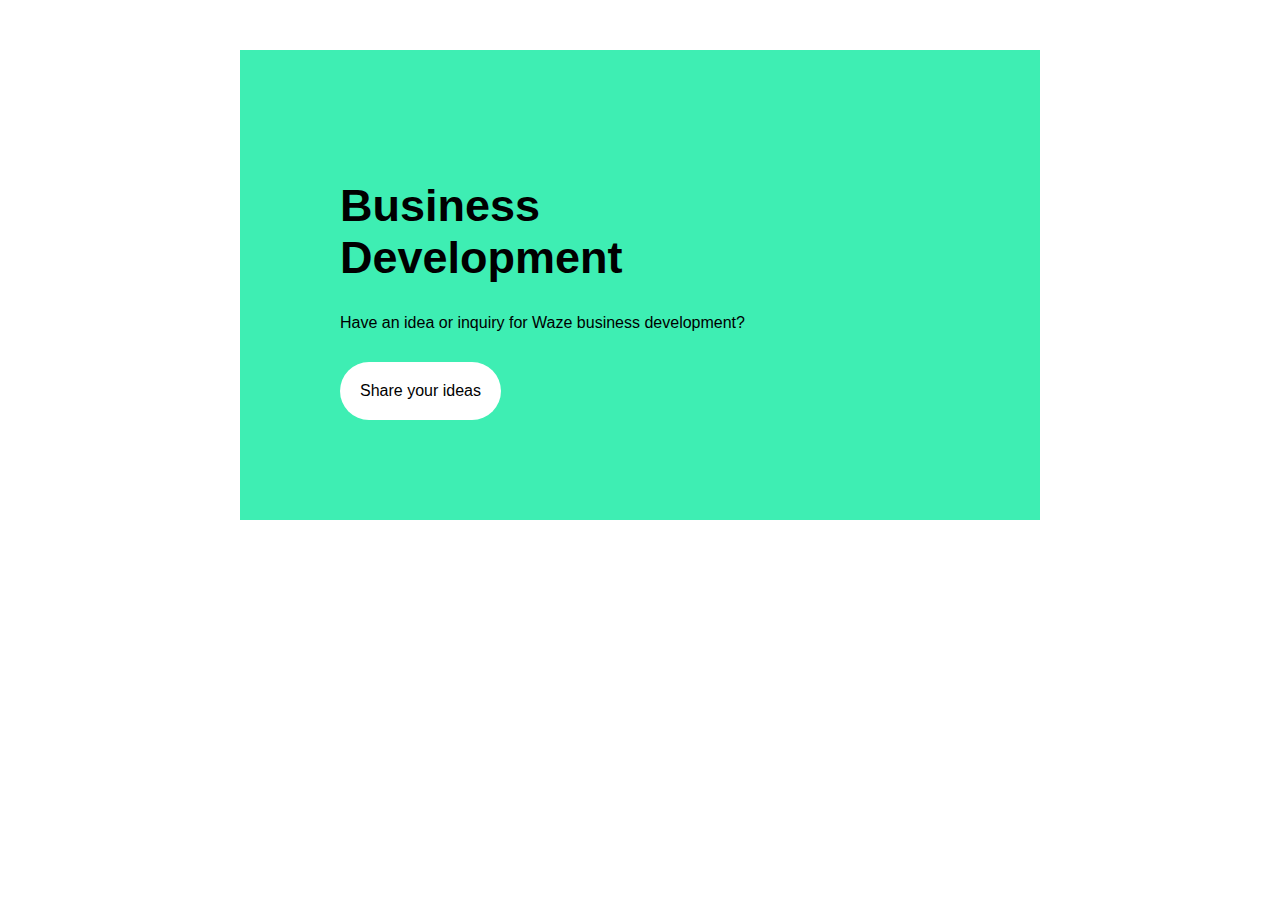
<file: Assignment 1/index.html>
<!DOCTYPE html>
<html lang="en">
<head>
    <meta charset="UTF-8">
    <meta name="viewport" content="width=device-width, initial-scale=1.0">
    <title>Assignment 1</title>
    <link rel="stylesheet" href="style.css">
</head>
<body>
    <div class="box">
        <h1 class="main_head">Business <br>Development</h1>
        <p class="sub_head">Have an idea or inquiry for Waze business development?</p>
        <button>Share your ideas</button>
    </div>
</body>
</html>
</file>
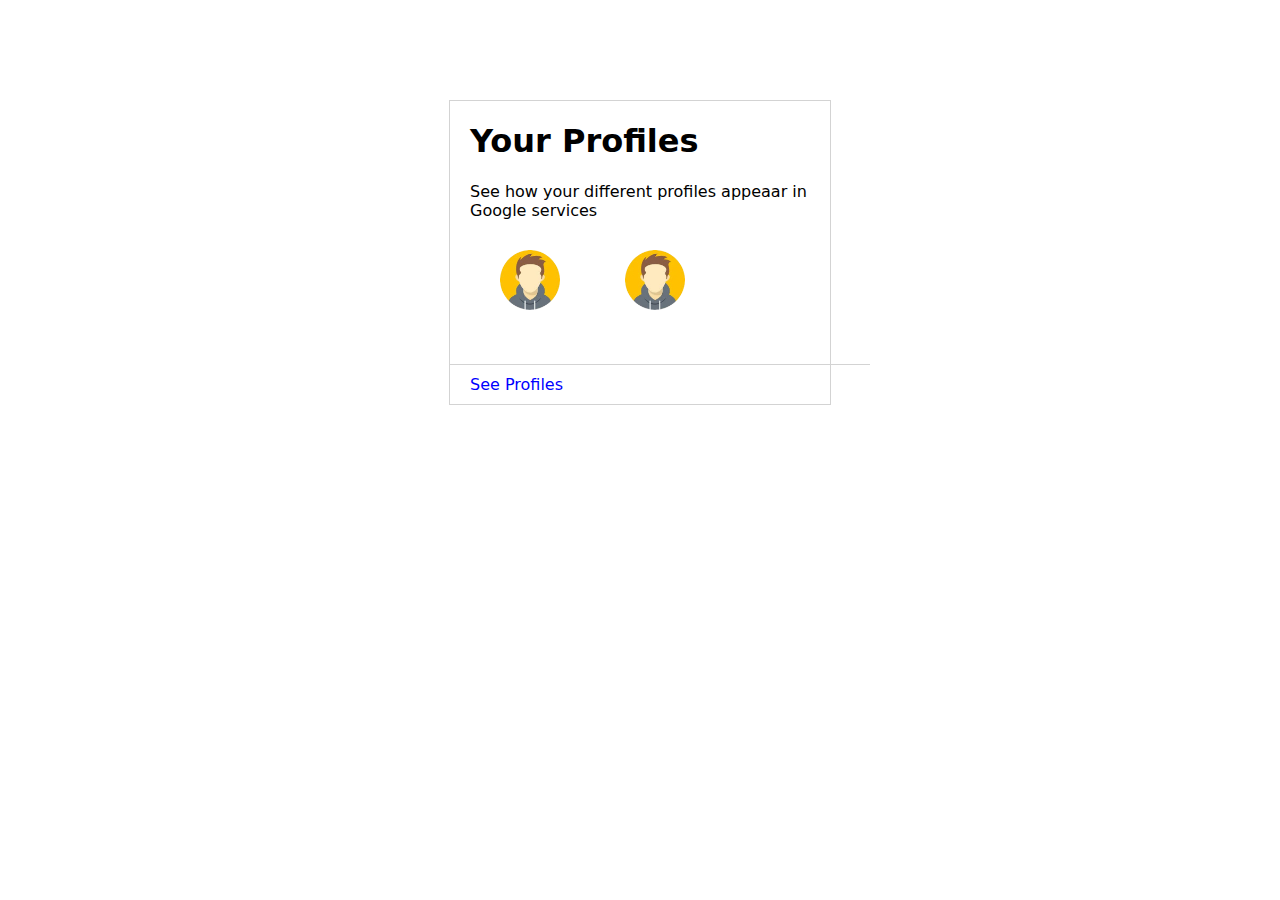
<file: Assignment 2/index.html>
<!DOCTYPE html>
<html lang="en">
<head>
    <meta charset="UTF-8">
    <meta name="viewport" content="width=device-width, initial-scale=1.0">
    <title>Project 2</title>
    <link rel="stylesheet" href="style.css">
</head>
<body>
    <div class="box">
        <div class="mini-box1">
            <h1>Your Profiles</h1>
            <p>See how your different profiles appeaar in Google services</p>
            <div class="images">
                <img src="img1.png" class="img1">
                <img src="img1.png">
            </div>
        </div>
      
        <footer>See Profiles</footer>
    </div>
    
</body>
</html>
</file>
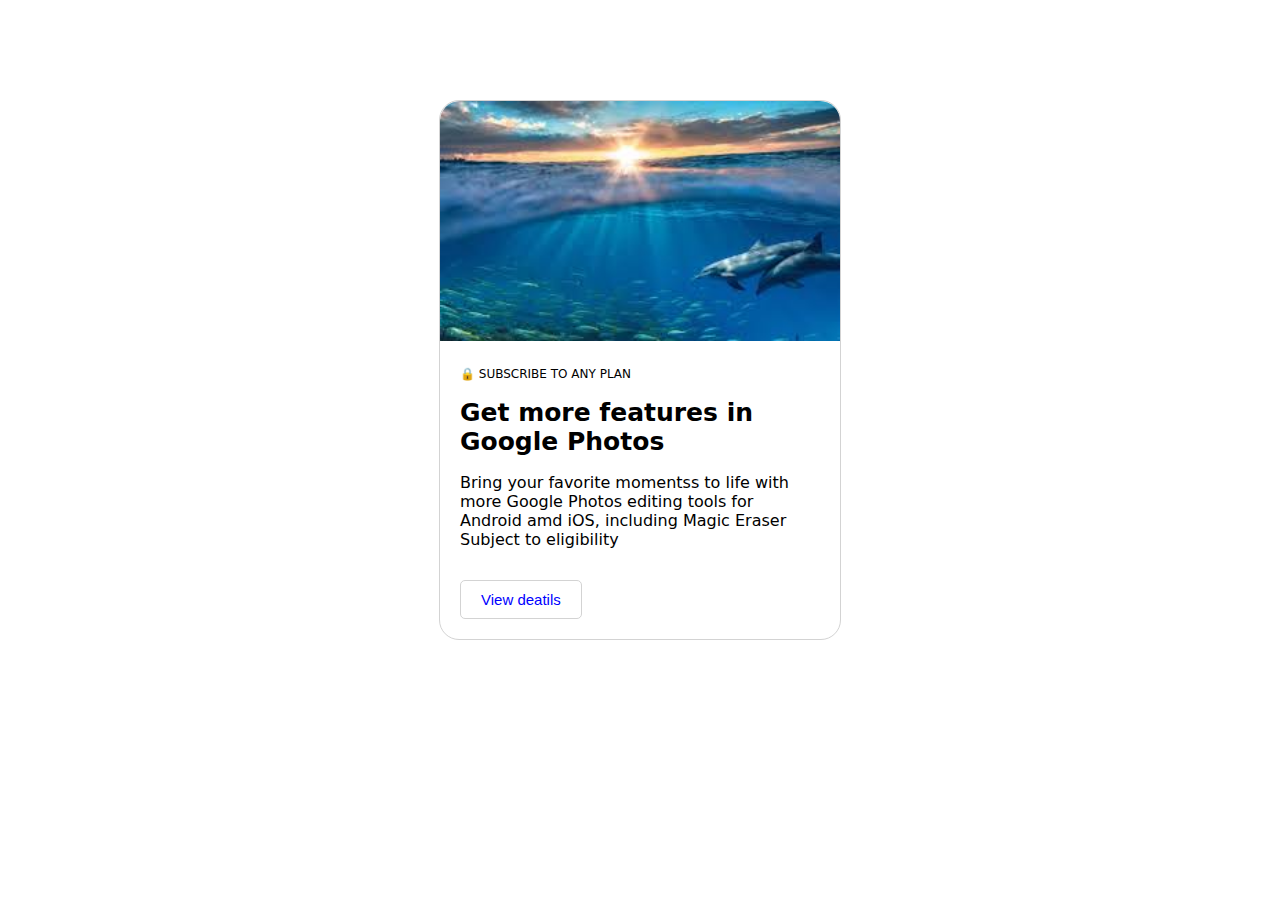
<file: Assignment 3/index_project3.html>
<!DOCTYPE html>
<html lang="en">
<head>
    <meta charset="UTF-8">
    <meta name="viewport" content="width=device-width, initial-scale=1.0">
    <title>Project 3t</title>
    <link rel="stylesheet" href="index_project3.css">
</head>
<body>
    <div class="main_div">
        <div class="image">
            <img src="images-3.jpeg" alt="">
        </div>
        <div class="content">
            <p class="pretext">🔒 SUBSCRIBE TO ANY PLAN</p>
            <h1>Get more features in Google Photos</h1>
            <p>Bring your favorite momentss to life with more Google Photos editing tools for Android amd iOS, including Magic Eraser Subject to eligibility</p>
            <button>View deatils</button>
        </div>
    </div>
</body>
</html>
</file>
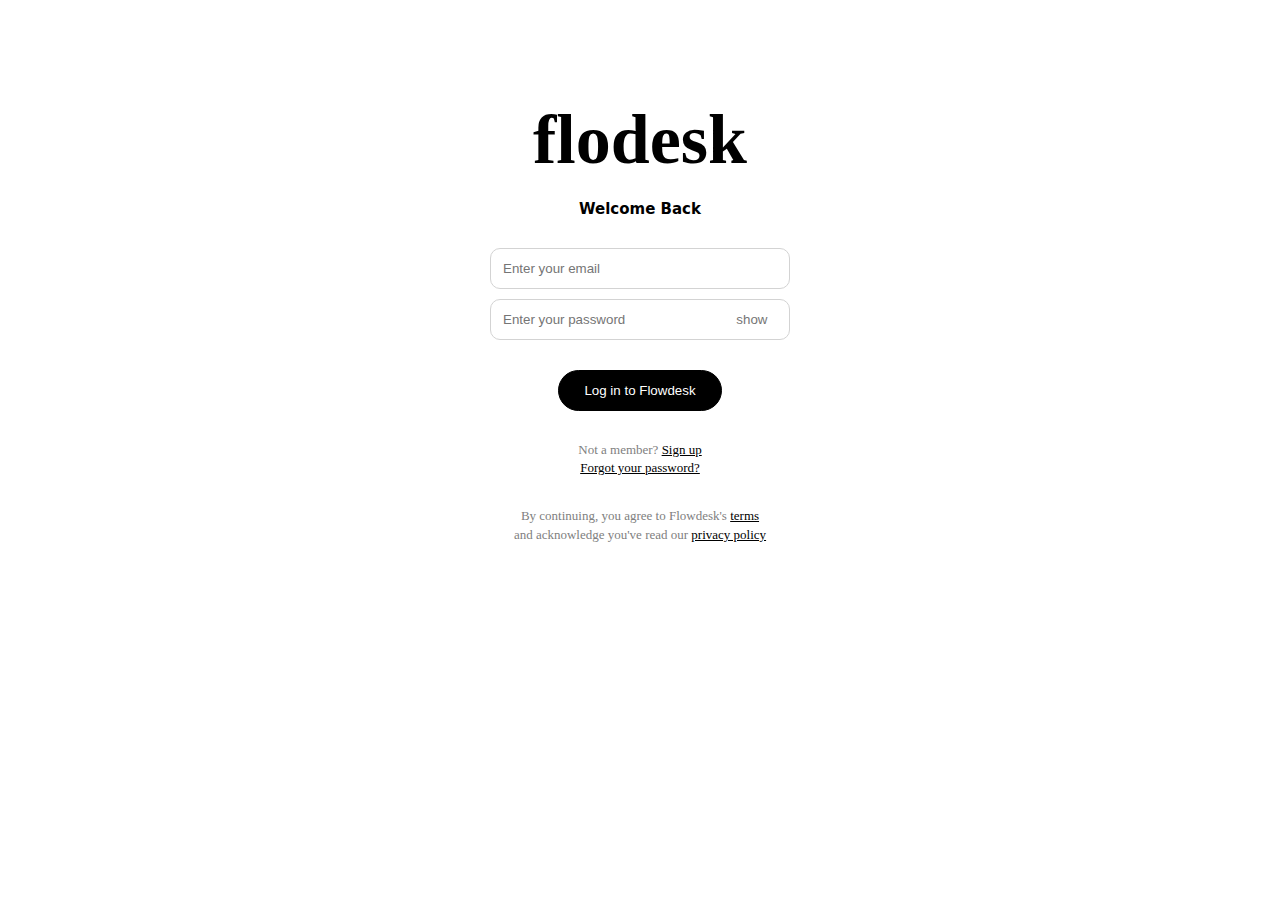
<file: Assignment 4/index_project4.html>
<!DOCTYPE html>
<html lang="en">
<head>
    <meta charset="UTF-8">
    <meta name="viewport" content="width=device-width, initial-scale=1.0">
    <title>Project 4</title>
    <link rel="stylesheet" href="style_project4.css">
</head>
<body>
    <div class="main_div">
        <div class="welcome-section">
            <h1>flodesk</h1>
        <p class="welcome para"><b>Welcome Back</b></p>
        </div>

        <div class="form-sec">
            <input type="text" placeholder="Enter your email">
        <input type="text" placeholder="Enter your password                              show">
        </div>
        <button>Log in to Flowdesk</button>

        <footer>
            <p class="member">Not a member? <u>Sign up</u><br><u>Forgot your password?</u></p>
            <p class="disclosure">By continuing, you agree to Flowdesk's <u>terms</u><br>and acknowledge you've read our <u>privacy policy</u></p>
        </footer>
    </div>
</body>
</html>
</file>
<file: Assignment 1/style.css>
/* body{
    box-sizing: border-box;
} */

.box{
    width: 600px;
    background-color: rgb(62, 238, 179);
    padding: 100px;
    margin: 50px auto;
    font-family:Arial, Helvetica, sans-serif
}

h1{
    font-size: 45px;
}

p{
    margin-bottom: 30px;
}

button{
    border: none;
    background-color: rgb(255, 255, 255);
    padding: 20px;
    font-size: 16px;
    border-radius: 40px;
}
</file>
<file: Assignment 2/style.css>
.box{
    width: 380px;
    border: 1px solid lightgray;
    margin: 100px auto;
    font-family: system-ui, -apple-system, BlinkMacSystemFont, 'Segoe UI', Roboto, Oxygen, Ubuntu, Cantarell, 'Open Sans', 'Helvetica Neue', sans-serif
}

.mini-box1{
    padding: 0px 20px 20px 20px;
}

.images{
    margin: 30px;
}

.img1{
    margin-right: 60px;
}

img{
    width: 60px;

}

footer{
    width: 100%;
    border-top: 1px solid lightgray;
    color:blue;
    padding: 10px 20px;
}
</file>
<file: Assignment 3/index_project3.css>
.main_div{
    width: 400px;
    border: 1px solid lightgray;
    margin: 100px auto;
    border-radius: 20px;
}

img{
    width: 100%;
    border-top-left-radius: 20px;
    border-top-right-radius: 20px;
}

.content{
    padding: 10px 20px 20px;
    font-family: system-ui, -apple-system, BlinkMacSystemFont, 'Segoe UI', Roboto, Oxygen, Ubuntu, Cantarell, 'Open Sans', 'Helvetica Neue', sans-serif;
}

.pretext{
    font-size: 12px;
}

h1{
    font-size: 25px;
}

button{
    color: blue;
    padding: 10px 20px;
    border: 1px solid lightgray;
    border-radius: 5px;
    background-color: white;
    font-size: 15px;
    margin-top: 15px;
}
</file>
<file: Assignment 4/style_project4.css>
body{
    text-align: center;
    box-sizing: border-box;
}

.main_div{
    margin: 100px auto;
    width: 300px;
    box-sizing: border-box;
}

h1{
    font-size: 70px;
    font-family:Cambria, Cochin, Georgia, Times, 'Times New Roman', serif;
    margin-bottom: 20px;
}

.welcome{
    font-size: 15px;
    font-family: system-ui, -apple-system, BlinkMacSystemFont, 'Segoe UI', Roboto, Oxygen, Ubuntu, Cantarell, 'Open Sans', 'Helvetica Neue', sans-serif;
}

.form-sec{
    margin-top: 30px;
}

input{
    width: 100%;
    box-sizing: border-box;
    padding: 12px;
    border: 1px solid lightgray;
    border-radius: 10px;
    margin-bottom: 10px;
}

button{
    margin-top: 20px;
    padding: 12px 25px;
    border: 1px solid black;
    border-radius: 40px;
    background-color: black;
    color: white;
}

.member{
    color: grey;
    font-size: 13px;
    line-height: 1.4em;
    margin: 30px;
}

u{
    color: black;
}

.disclosure{
    color: grey;
    font-size: 13px;
    line-height: 1.4em;
}
</file>
